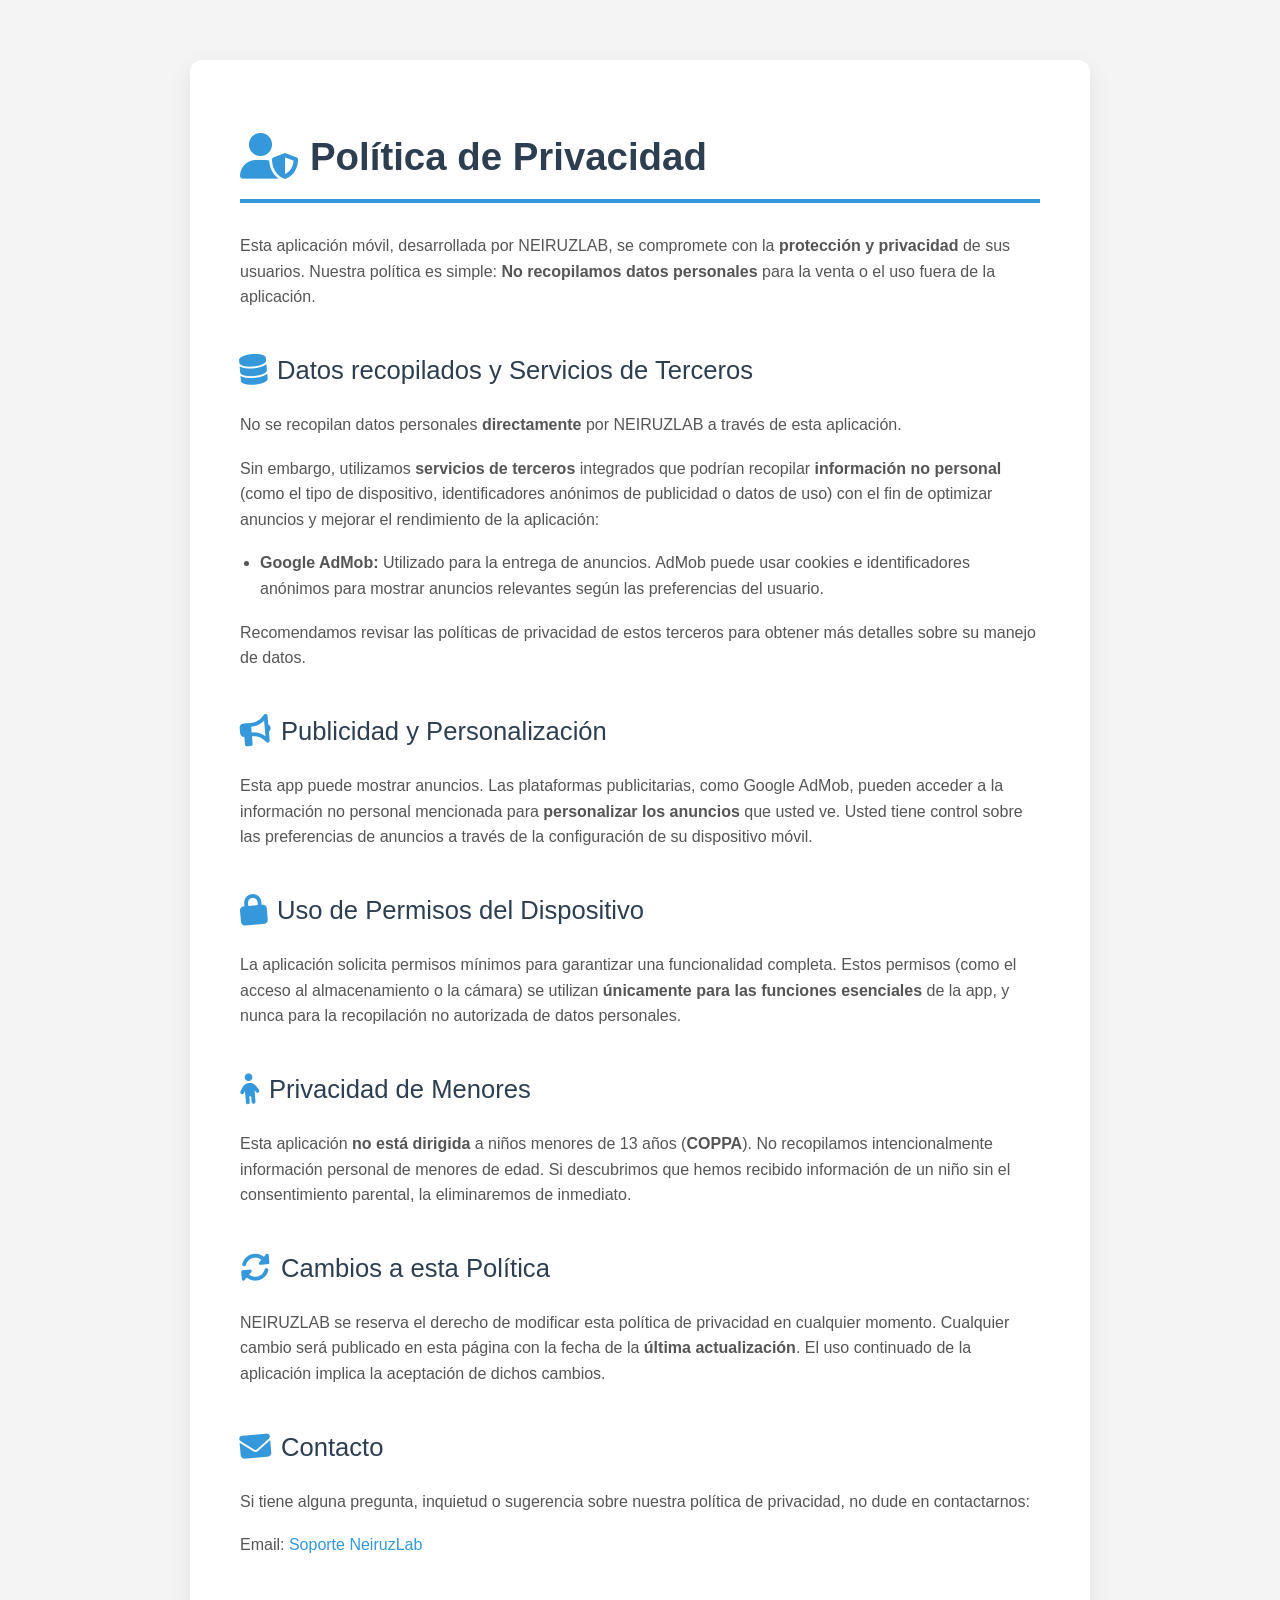
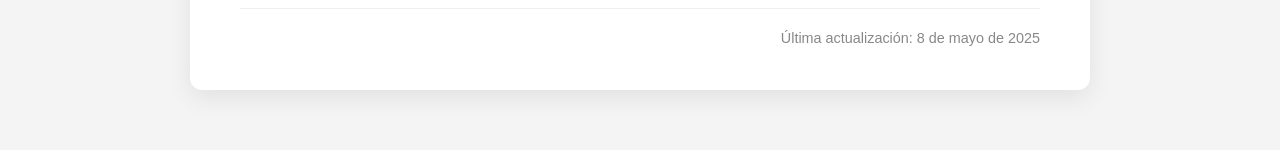
<file: index.html>
<!DOCTYPE html>
<html lang="es">
<head>
  <meta charset="UTF-8">
  <meta name="viewport" content="width=device-width, initial-scale=1.0">
  <title>Política de Privacidad | NeiruzLab</title>

  <!-- Font Awesome -->
  <link rel="stylesheet" href="https://cdnjs.cloudflare.com/ajax/libs/font-awesome/6.5.0/css/all.min.css">

  <style>
    :root {
      --primary-color: #2c3e50;
      --secondary-color: #3498db;
      --accent-color: #e67e22;
      --bg-color: #ffffff;
      --light-gray: #f4f4f4;
      --text-color: #333333;
      --border-radius: 12px;
      --transition-fast: 0.2s ease-out;
      --transition-medium: 0.4s ease-out;
    }

    html {
      scroll-behavior: smooth;
    }

    body {
      font-family: 'Poppins', Arial, sans-serif;
      background-color: var(--light-gray);
      margin: 0;
      padding: 20px;
      color: var(--text-color);
      line-height: 1.6;
    }

    .container {
      background-color: var(--bg-color);
      max-width: 800px;
      margin: 40px auto;
      padding: 40px 50px;
      border-radius: var(--border-radius);
      box-shadow: 0 8px 24px rgba(0,0,0,0.08);
      position: relative;
      overflow: hidden;
    }

    h1 {
      display: flex;
      align-items: center;
      gap: 12px;
      color: var(--primary-color);
      font-size: 2.4em;
      font-weight: 600;
      border-bottom: 4px solid var(--secondary-color);
      padding-bottom: 12px;
      margin-bottom: 30px;
      transform: translateY(-10px);
      opacity: 0;
      animation: fadeInDown 0.6s forwards;
    }

    h1 i {
      color: var(--secondary-color);
      font-size: 1.2em;
    }

    h2 {
      display: flex;
      align-items: center;
      gap: 10px;
      color: var(--primary-color);
      font-size: 1.6em;
      margin-top: 40px;
      font-weight: 500;
      transition: color var(--transition-fast);
    }

    h2 i {
      color: var(--secondary-color);
      font-size: 1.2em;
      transform: rotate(-5deg);
      transition: transform var(--transition-fast);
    }

    h2:hover {
      color: var(--accent-color);
    }

    h2:hover i {
      transform: rotate(0deg) scale(1.2);
    }

    p {
      margin-bottom: 18px;
      font-size: 1em;
      color: #555555;
      opacity: 0;
      transform: translateY(20px);
      animation: fadeInUp 0.6s forwards;
      animation-delay: 0.4s;
    }

    ul {
      margin-bottom: 18px;
      padding-left: 20px;
      color: #555555;
      opacity: 0;
      transform: translateY(20px);
      animation: fadeInUp 0.6s forwards;
      animation-delay: 0.5s;
    }

    ul li {
      margin-bottom: 10px;
      transition: transform var(--transition-fast), color var(--transition-fast);
    }

    ul li:hover {
      color: var(--accent-color);
      transform: translateX(4px);
    }

    a {
      color: var(--secondary-color);
      text-decoration: none;
      position: relative;
      transition: color var(--transition-fast);
    }

    a::after {
      content: '';
      display: block;
      width: 0;
      height: 2px;
      background: var(--secondary-color);
      transition: width var(--transition-fast);
      position: absolute;
      bottom: -2px;
      left: 0;
    }

    a:hover {
      color: var(--accent-color);
    }

    a:hover::after {
      width: 100%;
    }

    .update-date {
      display: block;
      margin-top: 50px;
      font-size: 0.9em;
      color: #888888;
      text-align: right;
      border-top: 1px solid #eee;
      padding-top: 18px;
      opacity: 0;
      transform: translateY(20px);
      animation: fadeInUp 0.6s forwards;
      animation-delay: 0.6s;
    }

    /* Button style example */
    .btn-primary {
      display: inline-block;
      padding: 12px 24px;
      background: var(--secondary-color);
      color: #fff;
      font-weight: 500;
      border: none;
      border-radius: var(--border-radius);
      cursor: pointer;
      transition: transform var(--transition-fast), box-shadow var(--transition-fast), background var(--transition-fast);
    }

    .btn-primary:hover {
      background: var(--accent-color);
      transform: translateY(-2px) scale(1.02);
      box-shadow: 0 12px 24px rgba(0,0,0,0.12);
    }

    /* Animations */
    @keyframes fadeInDown {
      from { opacity: 0; transform: translateY(-20px); }
      to   { opacity: 1; transform: translateY(0); }
    }

    @keyframes fadeInUp {
      from { opacity: 0; transform: translateY(20px); }
      to   { opacity: 1; transform: translateY(0); }
    }

    /* Accessibility: reduce motion */
    @media (prefers-reduced-motion) {
      * {
        animation: none !important;
        transition: none !important;
      }
    }
  </style>
</head>
<body>
  <div class="container">
    <h1><i class="fas fa-user-shield"></i> Política de Privacidad</h1>

     <p>Esta aplicación móvil, desarrollada por <span class="brand-link" onclick="window.location.href='/about'">NEIRUZLAB</span>, se compromete con la <strong>protección y privacidad</strong> de sus usuarios. Nuestra política es simple: <strong>No recopilamos datos personales</strong> para la venta o el uso fuera de la aplicación.</p>

    <h2><i class="fas fa-database"></i> Datos recopilados y Servicios de Terceros</h2>
    <p>No se recopilan datos personales <strong>directamente</strong> por NEIRUZLAB a través de esta aplicación.</p>
    <p>Sin embargo, utilizamos <strong>servicios de terceros</strong> integrados que podrían recopilar <strong>información no personal</strong> (como el tipo de dispositivo, identificadores anónimos de publicidad o datos de uso) con el fin de optimizar anuncios y mejorar el rendimiento de la aplicación:</p>
    <ul>
      <li><strong>Google AdMob:</strong> Utilizado para la entrega de anuncios. AdMob puede usar cookies e identificadores anónimos para mostrar anuncios relevantes según las preferencias del usuario.</li>
    </ul>
    <p>Recomendamos revisar las políticas de privacidad de estos terceros para obtener más detalles sobre su manejo de datos.</p>

    <h2><i class="fas fa-bullhorn"></i> Publicidad y Personalización</h2>
    <p>Esta app puede mostrar anuncios. Las plataformas publicitarias, como Google AdMob, pueden acceder a la información no personal mencionada para <strong>personalizar los anuncios</strong> que usted ve. Usted tiene control sobre las preferencias de anuncios a través de la configuración de su dispositivo móvil.</p>

    <h2><i class="fas fa-lock"></i> Uso de Permisos del Dispositivo</h2>
    <p>La aplicación solicita permisos mínimos para garantizar una funcionalidad completa. Estos permisos (como el acceso al almacenamiento o la cámara) se utilizan <strong>únicamente para las funciones esenciales</strong> de la app, y nunca para la recopilación no autorizada de datos personales.</p>

    <h2><i class="fas fa-child"></i> Privacidad de Menores</h2>
    <p>Esta aplicación <strong>no está dirigida</strong> a niños menores de 13 años (<strong>COPPA</strong>). No recopilamos intencionalmente información personal de menores de edad. Si descubrimos que hemos recibido información de un niño sin el consentimiento parental, la eliminaremos de inmediato.</p>

    <h2><i class="fas fa-sync-alt"></i> Cambios a esta Política</h2>
    <p>NEIRUZLAB se reserva el derecho de modificar esta política de privacidad en cualquier momento. Cualquier cambio será publicado en esta página con la fecha de la <strong>última actualización</strong>. El uso continuado de la aplicación implica la aceptación de dichos cambios.</p>

    <h2><i class="fas fa-envelope"></i> Contacto</h2>
    <p>Si tiene alguna pregunta, inquietud o sugerencia sobre nuestra política de privacidad, no dude en contactarnos:</p>
    <p>Email: <a href="mailto:juliosarauz1i@gmail.com">Soporte NeiruzLab</a></p>

    <span class="update-date">Última actualización: 8 de mayo de 2025</span>

  </div>
</body>
</html>
</file>
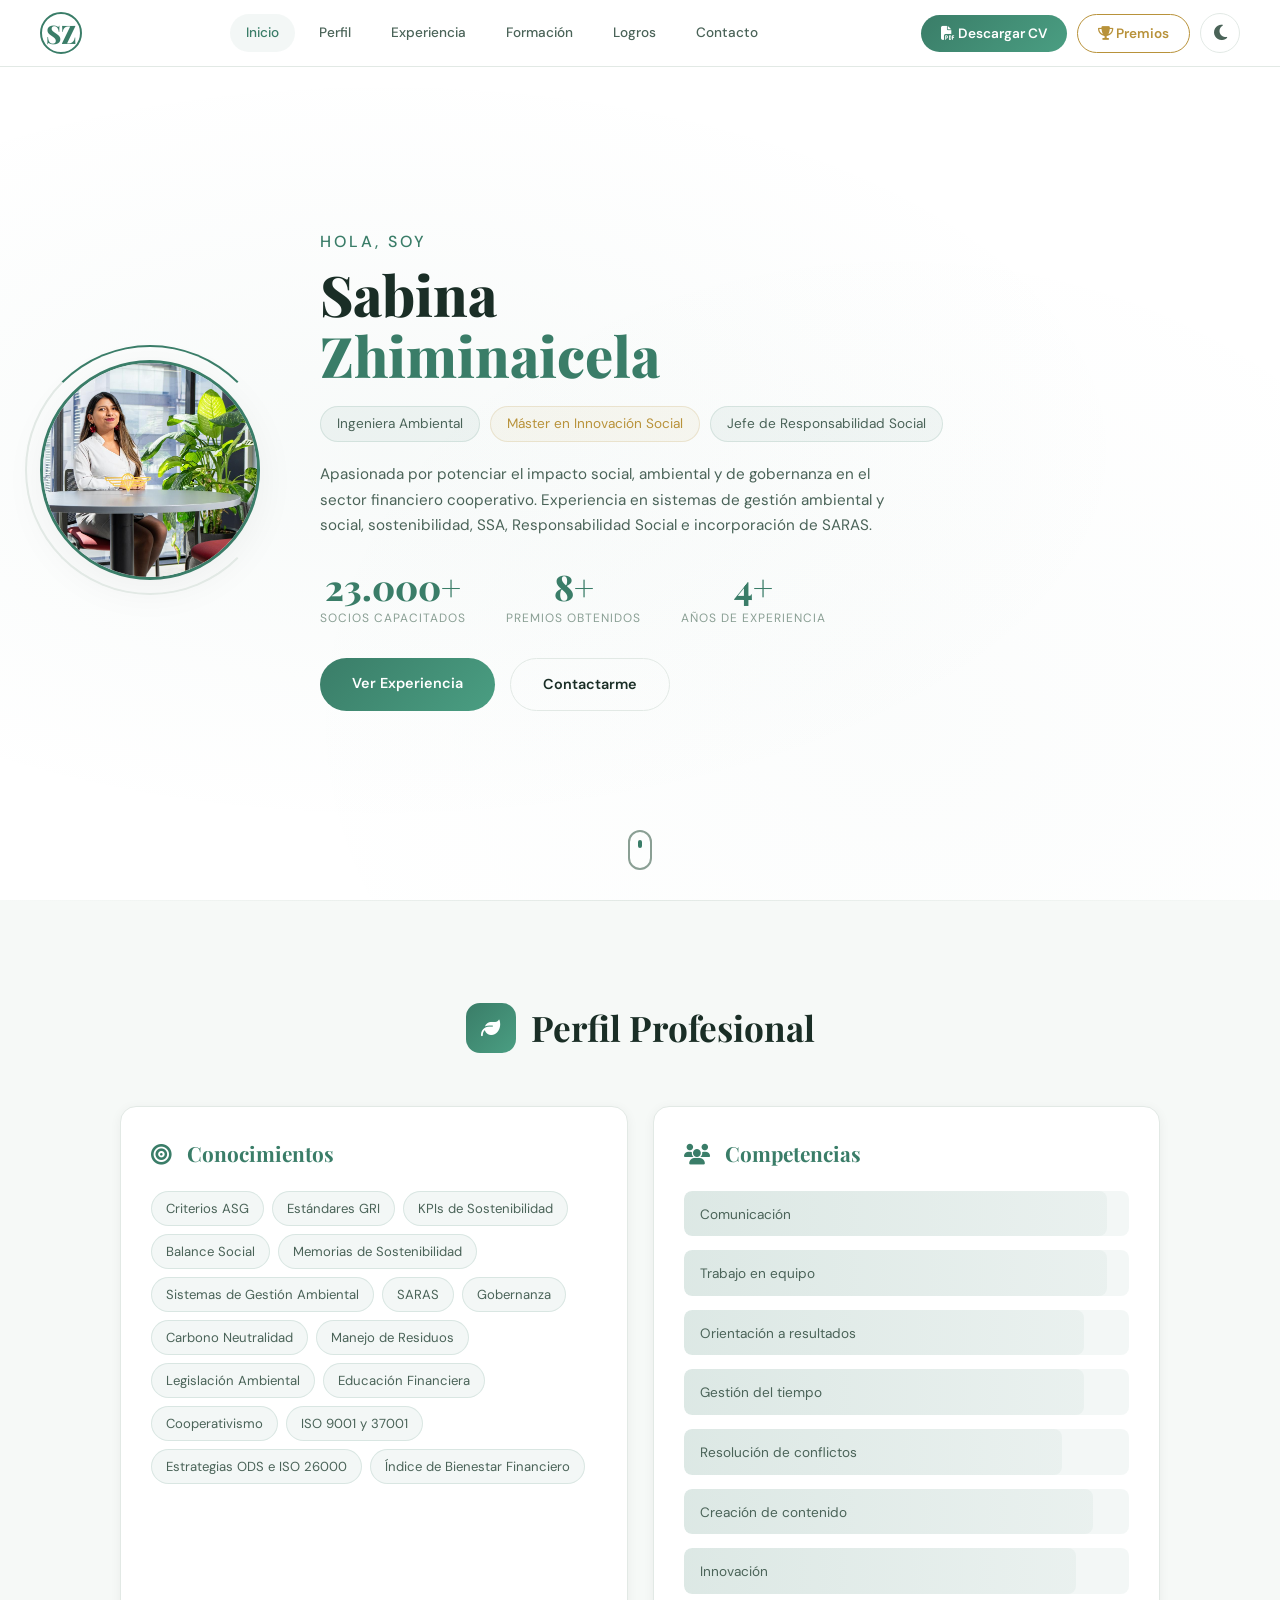
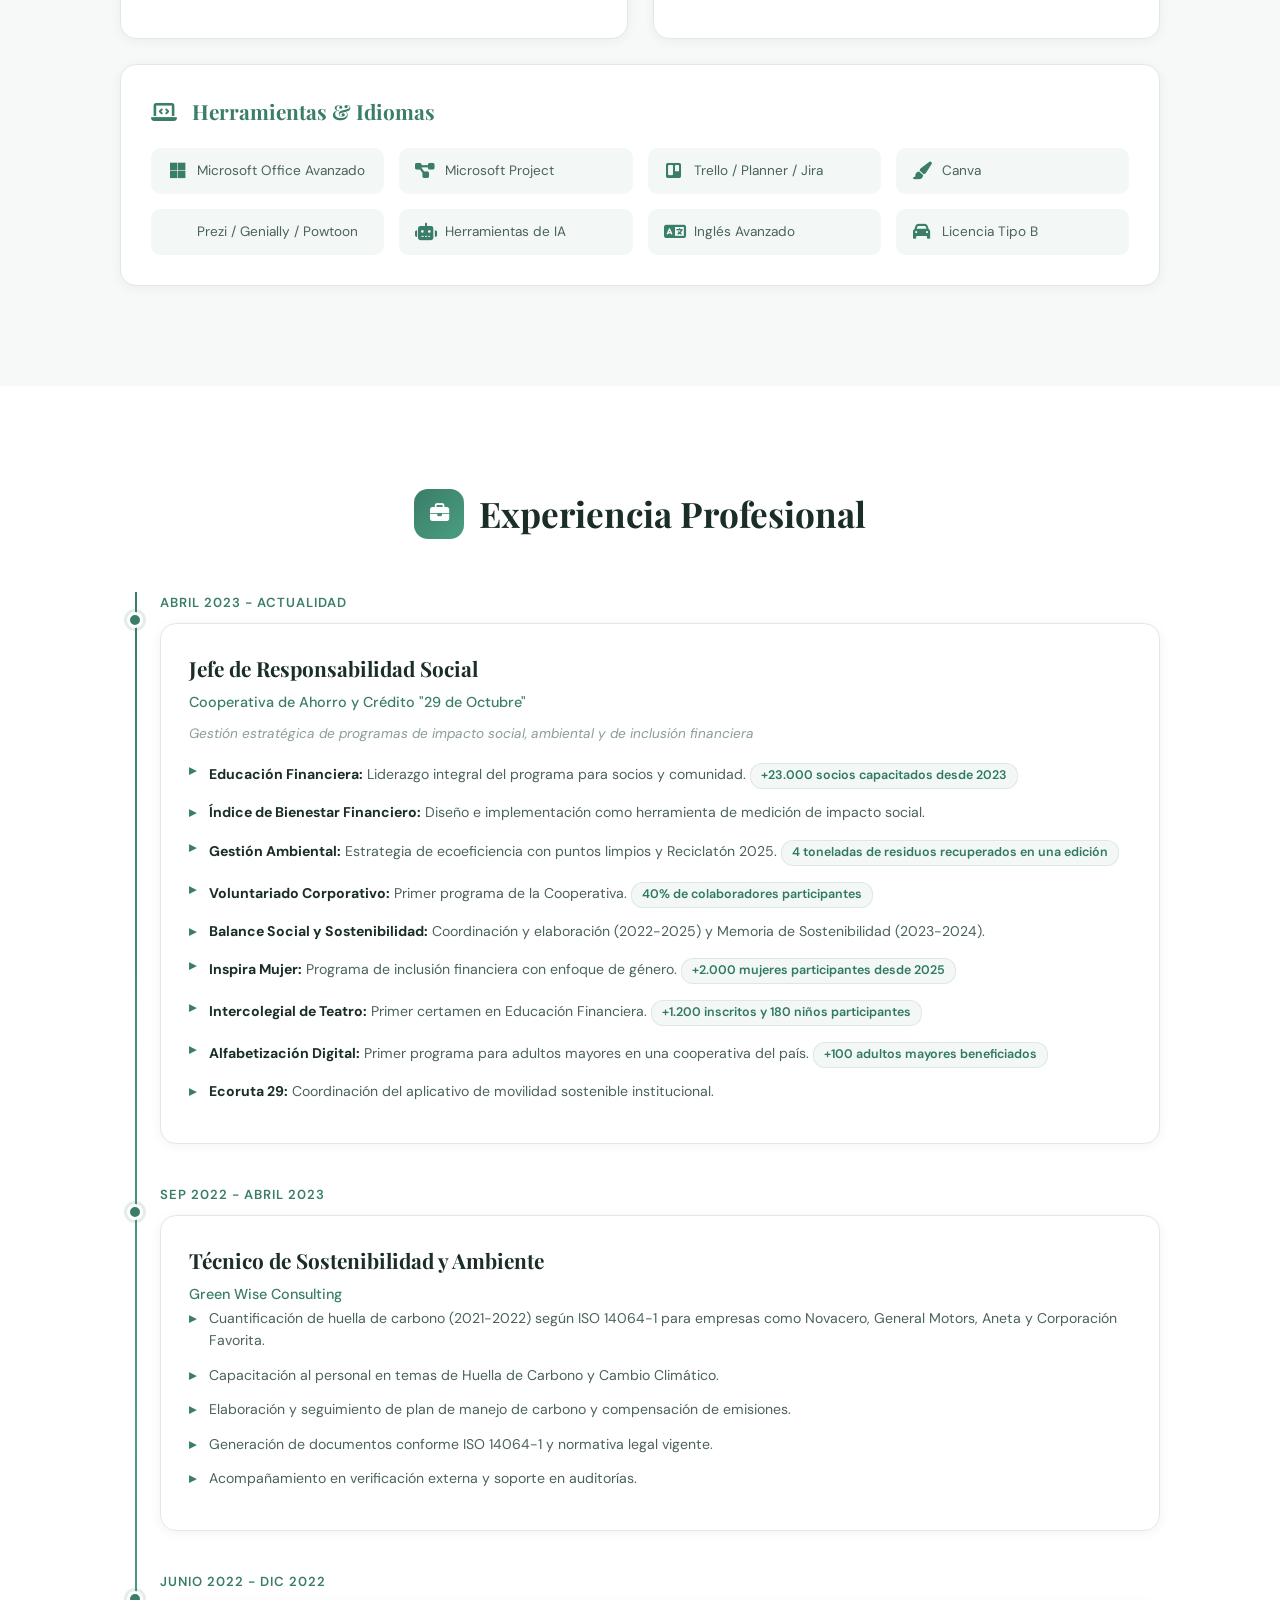
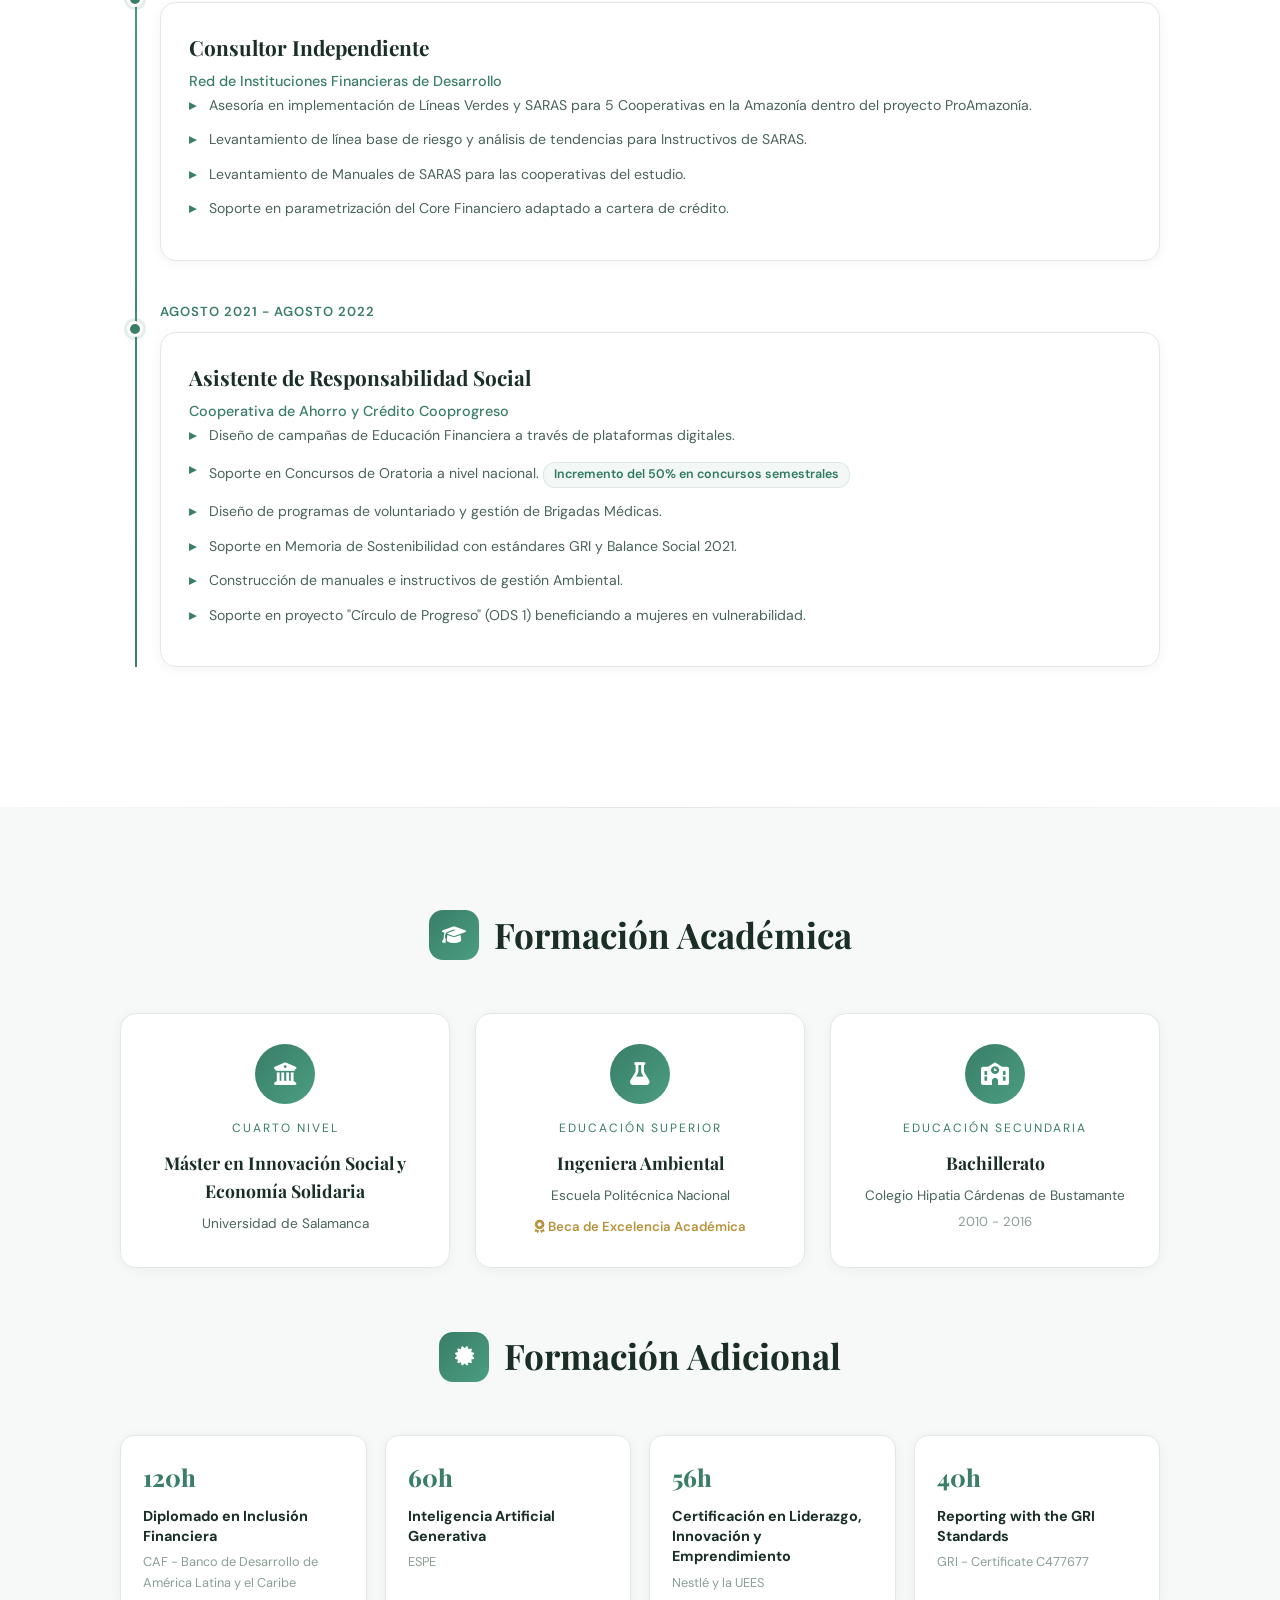
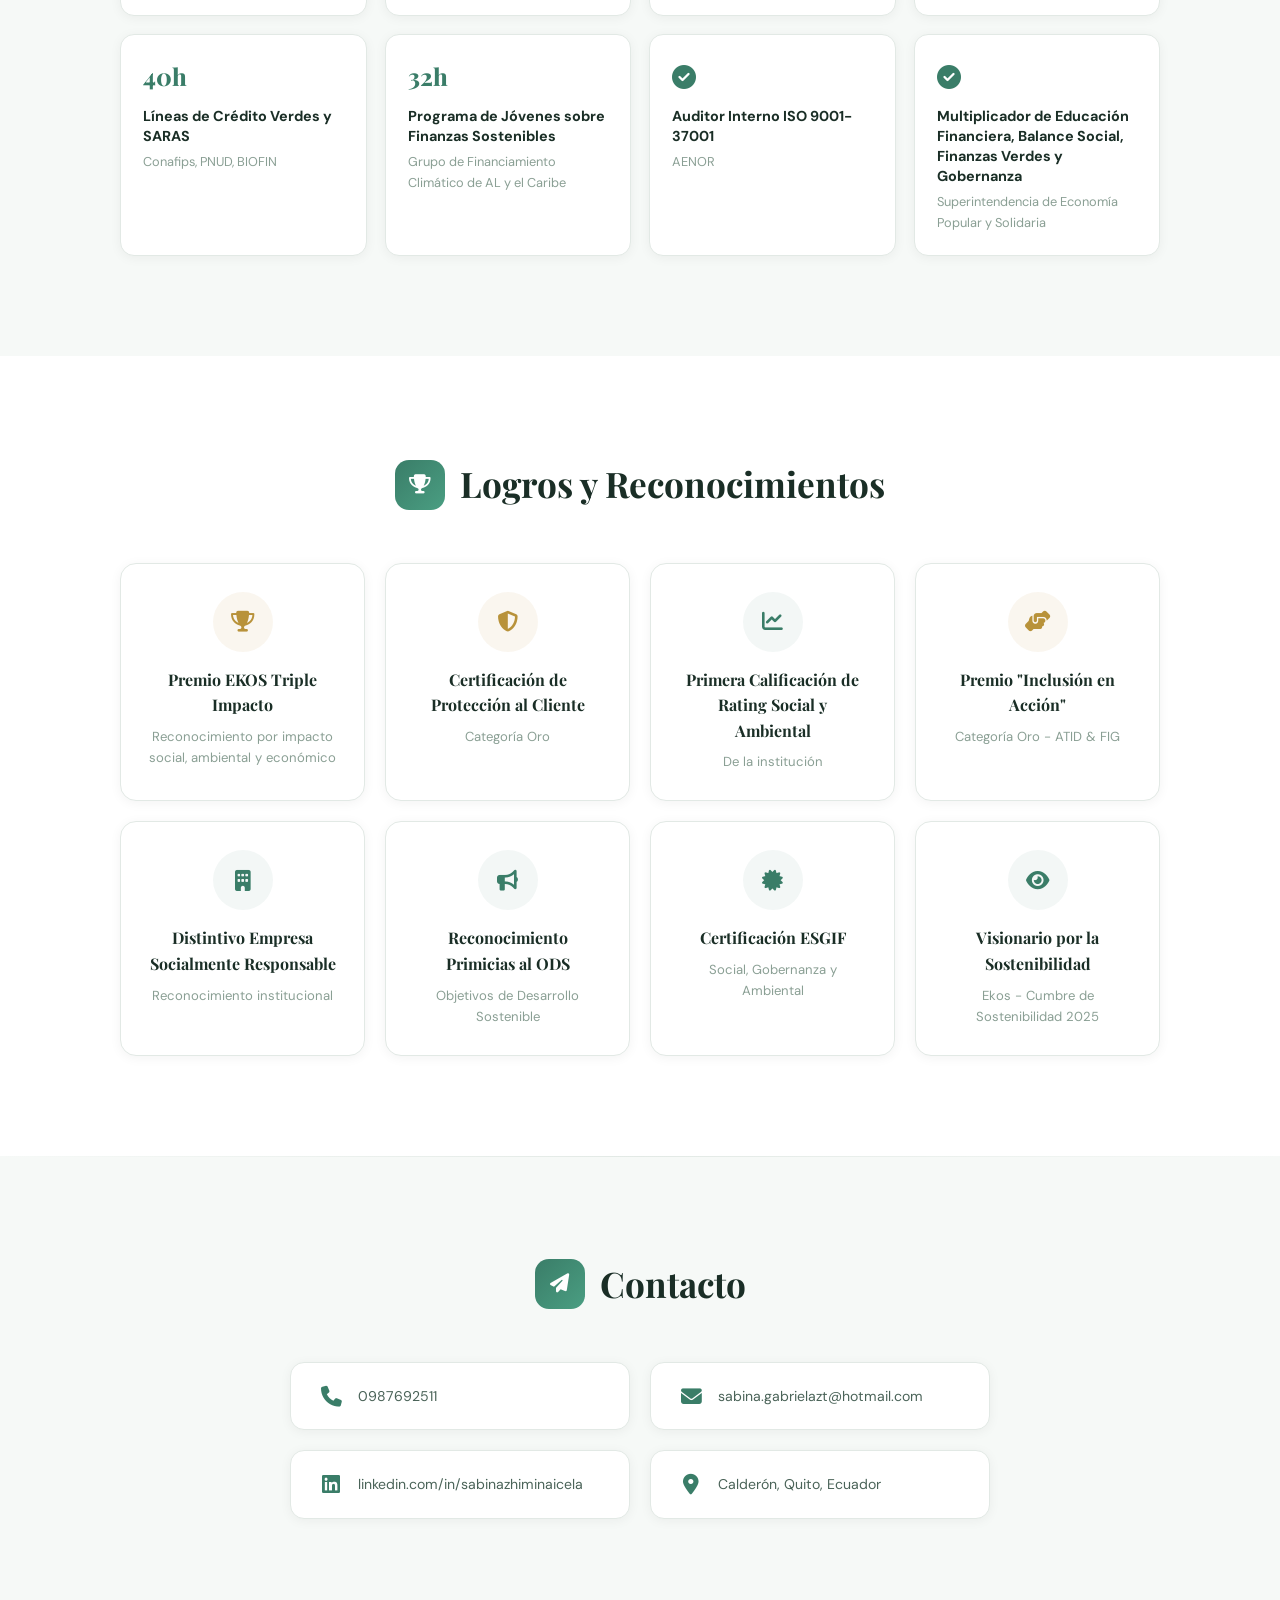
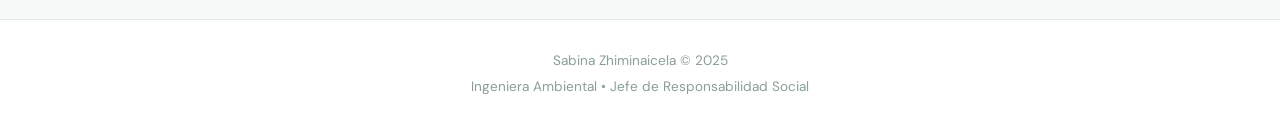
<file: cv-saby/index.html>
<!DOCTYPE html>
<html lang="es">
<head>
  <meta charset="UTF-8" />
  <meta name="viewport" content="width=device-width, initial-scale=1.0" />
  <title>CV - Sabina Zhiminaicela</title>
  <link rel="stylesheet" href="https://cdnjs.cloudflare.com/ajax/libs/font-awesome/6.5.0/css/all.min.css" />
  <link rel="stylesheet" href="/cv-saby/styles.css" />
</head>
<body>

  <div class="loader" id="loader">
    <div class="loader-leaf">
      <svg viewBox="0 0 60 60" width="60" height="60">
        <path d="M30 5 C15 15, 5 30, 30 55 C55 30, 45 15, 30 5Z" fill="#2d8a6e" opacity="0.9"/>
        <path d="M30 15 L30 45" stroke="#fff" stroke-width="1.5" fill="none"/>
        <path d="M30 25 L22 20" stroke="#fff" stroke-width="1" fill="none"/>
        <path d="M30 30 L38 25" stroke="#fff" stroke-width="1" fill="none"/>
        <path d="M30 35 L22 31" stroke="#fff" stroke-width="1" fill="none"/>
      </svg>
    </div>
    <p class="loader-text">Sabina Zhiminaicela</p>
  </div>

  <nav class="navbar" id="navbar">
    <div class="nav-logo">SZ</div>
    <div class="nav-links">
      <a href="#inicio" class="nav-link active" data-section="inicio">Inicio</a>
      <a href="#sobre-mi" class="nav-link" data-section="sobre-mi">Perfil</a>
      <a href="#experiencia" class="nav-link" data-section="experiencia">Experiencia</a>
      <a href="#formacion" class="nav-link" data-section="formacion">Formación</a>
      <a href="#logros" class="nav-link" data-section="logros">Logros</a>
      <a href="#contacto" class="nav-link" data-section="contacto">Contacto</a>
    </div>
    <div class="nav-actions">
      <button class="btn-download" onclick="downloadCV()">
        <i class="fas fa-file-pdf"></i> Descargar CV
      </button>
      <button class="btn-gallery" onclick="openModal()">
        <i class="fas fa-trophy"></i> Premios
      </button>
      <button class="theme-toggle" id="themeToggle" onclick="toggleTheme()" title="Cambiar tema">
        <i class="fas fa-moon"></i>
      </button>
    </div>
    <button class="hamburger" id="hamburger" onclick="toggleMenu()">
      <span></span><span></span><span></span>
    </button>
  </nav>

  <div class="mobile-menu" id="mobileMenu">
    <a href="#inicio" onclick="toggleMenu()">Inicio</a>
    <a href="#sobre-mi" onclick="toggleMenu()">Perfil</a>
    <a href="#experiencia" onclick="toggleMenu()">Experiencia</a>
    <a href="#formacion" onclick="toggleMenu()">Formación</a>
    <a href="#logros" onclick="toggleMenu()">Logros</a>
    <a href="#contacto" onclick="toggleMenu()">Contacto</a>
    <button class="btn-download" onclick="downloadCV(); toggleMenu();">
      <i class="fas fa-file-pdf"></i> Descargar CV
    </button>
    <button class="btn-gallery" onclick="openModal(); toggleMenu();">
      <i class="fas fa-trophy"></i> Premios
    </button>
    <button class="mobile-theme-toggle" onclick="toggleTheme()">
      <i class="fas fa-moon" id="mobileThemeIcon"></i>
      <span id="mobileThemeText">Modo oscuro</span>
    </button>
  </div>

  <section class="hero" id="inicio">
    <div class="hero-particles" id="particles"></div>
    <div class="hero-content">
      <div class="hero-photo-wrapper">
        <div class="hero-photo-ring"></div>
        <div class="hero-photo">
          <img src="/cv-saby/saby.jpeg" alt="Sabina Zhiminaicela" />
        </div>
      </div>
      <div class="hero-text">
        <p class="hero-greeting anim-slide-up">Hola, soy</p>
        <h1 class="hero-name anim-slide-up delay-1">Sabina <span>Zhiminaicela</span></h1>
        <div class="hero-titles anim-slide-up delay-2">
          <span class="title-tag">Ingeniera Ambiental</span>
          <span class="title-tag accent">Máster en Innovación Social</span>
          <span class="title-tag">Jefe de Responsabilidad Social</span>
        </div>
        <p class="hero-desc anim-slide-up delay-3">
          Apasionada por potenciar el impacto social, ambiental y de gobernanza en el sector financiero cooperativo. 
          Experiencia en sistemas de gestión ambiental y social, sostenibilidad, SSA, Responsabilidad Social e incorporación de SARAS.
        </p>
        <div class="hero-stats anim-slide-up delay-4">
          <div class="stat-item">
            <span class="stat-number" data-count="23000">0</span>
            <span class="stat-label">Socios Capacitados</span>
          </div>
          <div class="stat-item">
            <span class="stat-number" data-count="8">0</span>
            <span class="stat-label">Premios Obtenidos</span>
          </div>
          <div class="stat-item">
            <span class="stat-number" data-count="4">0</span>
            <span class="stat-label">Años de Experiencia</span>
          </div>
        </div>
        <div class="hero-cta anim-slide-up delay-5">
          <a href="#experiencia" class="btn-primary">Ver Experiencia</a>
          <a href="#contacto" class="btn-secondary">Contactarme</a>
        </div>
      </div>
    </div>
    <div class="scroll-indicator">
      <div class="scroll-arrow"></div>
    </div>
  </section>

  <section class="section-about" id="sobre-mi">
    <div class="section-container">
      <h2 class="section-title reveal">
        <span class="title-icon"><i class="fas fa-leaf"></i></span>
        Perfil Profesional
      </h2>
      <div class="about-grid">
        <div class="about-card reveal reveal-left">
          <h3><i class="fas fa-bullseye"></i> Conocimientos</h3>
          <div class="skill-tags">
            <span>Criterios ASG</span>
            <span>Estándares GRI</span>
            <span>KPIs de Sostenibilidad</span>
            <span>Balance Social</span>
            <span>Memorias de Sostenibilidad</span>
            <span>Sistemas de Gestión Ambiental</span>
            <span>SARAS</span>
            <span>Gobernanza</span>
            <span>Carbono Neutralidad</span>
            <span>Manejo de Residuos</span>
            <span>Legislación Ambiental</span>
            <span>Educación Financiera</span>
            <span>Cooperativismo</span>
            <span>ISO 9001 y 37001</span>
            <span>Estrategias ODS e ISO 26000</span>
            <span>Índice de Bienestar Financiero</span>
          </div>
        </div>
        <div class="about-card reveal reveal-right">
          <h3><i class="fas fa-users"></i> Competencias</h3>
          <div class="competence-list">
            <div class="competence-item">
              <div class="competence-bar" data-width="95%">
                <span>Comunicación</span>
              </div>
            </div>
            <div class="competence-item">
              <div class="competence-bar" data-width="95%">
                <span>Trabajo en equipo</span>
              </div>
            </div>
            <div class="competence-item">
              <div class="competence-bar" data-width="90%">
                <span>Orientación a resultados</span>
              </div>
            </div>
            <div class="competence-item">
              <div class="competence-bar" data-width="90%">
                <span>Gestión del tiempo</span>
              </div>
            </div>
            <div class="competence-item">
              <div class="competence-bar" data-width="85%">
                <span>Resolución de conflictos</span>
              </div>
            </div>
            <div class="competence-item">
              <div class="competence-bar" data-width="92%">
                <span>Creación de contenido</span>
              </div>
            </div>
            <div class="competence-item">
              <div class="competence-bar" data-width="88%">
                <span>Innovación</span>
              </div>
            </div>
          </div>
        </div>
        <div class="about-card full-width reveal">
          <h3><i class="fas fa-laptop-code"></i> Herramientas & Idiomas</h3>
          <div class="tools-grid">
            <div class="tool-item">
              <i class="fab fa-microsoft"></i>
              <span>Microsoft Office Avanzado</span>
            </div>
            <div class="tool-item">
              <i class="fas fa-project-diagram"></i>
              <span>Microsoft Project</span>
            </div>
            <div class="tool-item">
              <i class="fab fa-trello"></i>
              <span>Trello / Planner / Jira</span>
            </div>
            <div class="tool-item">
              <i class="fas fa-paint-brush"></i>
              <span>Canva</span>
            </div>
            <div class="tool-item">
              <i class="fas fa-presentation"></i>
              <span>Prezi / Genially / Powtoon</span>
            </div>
            <div class="tool-item">
              <i class="fas fa-robot"></i>
              <span>Herramientas de IA</span>
            </div>
            <div class="tool-item">
              <i class="fas fa-language"></i>
              <span>Inglés Avanzado</span>
            </div>
            <div class="tool-item">
              <i class="fas fa-car"></i>
              <span>Licencia Tipo B</span>
            </div>
          </div>
        </div>
      </div>
    </div>
  </section>

  <section class="section-experience" id="experiencia">
    <div class="section-container">
      <h2 class="section-title reveal">
        <span class="title-icon"><i class="fas fa-briefcase"></i></span>
        Experiencia Profesional
      </h2>
      <div class="timeline">
        <div class="timeline-item reveal reveal-left">
          <div class="timeline-dot"></div>
          <div class="timeline-date">Abril 2023 - Actualidad</div>
          <div class="timeline-card">
            <div class="timeline-header">
              <h3>Jefe de Responsabilidad Social</h3>
              <span class="timeline-company">Cooperativa de Ahorro y Crédito "29 de Octubre"</span>
            </div>
            <p class="timeline-subtitle">Gestión estratégica de programas de impacto social, ambiental y de inclusión financiera</p>
            <ul class="timeline-achievements">
              <li>
                <strong>Educación Financiera:</strong> Liderazgo integral del programa para socios y comunidad.
                <span class="result">+23.000 socios capacitados desde 2023</span>
              </li>
              <li>
                <strong>Índice de Bienestar Financiero:</strong> Diseño e implementación como herramienta de medición de impacto social.
              </li>
              <li>
                <strong>Gestión Ambiental:</strong> Estrategia de ecoeficiencia con puntos limpios y Reciclatón 2025.
                <span class="result">4 toneladas de residuos recuperados en una edición</span>
              </li>
              <li>
                <strong>Voluntariado Corporativo:</strong> Primer programa de la Cooperativa.
                <span class="result">40% de colaboradores participantes</span>
              </li>
              <li>
                <strong>Balance Social y Sostenibilidad:</strong> Coordinación y elaboración (2022-2025) y Memoria de Sostenibilidad (2023-2024).
              </li>
              <li>
                <strong>Inspira Mujer:</strong> Programa de inclusión financiera con enfoque de género.
                <span class="result">+2.000 mujeres participantes desde 2025</span>
              </li>
              <li>
                <strong>Intercolegial de Teatro:</strong> Primer certamen en Educación Financiera.
                <span class="result">+1.200 inscritos y 180 niños participantes</span>
              </li>
              <li>
                <strong>Alfabetización Digital:</strong> Primer programa para adultos mayores en una cooperativa del país.
                <span class="result">+100 adultos mayores beneficiados</span>
              </li>
              <li>
                <strong>Ecoruta 29:</strong> Coordinación del aplicativo de movilidad sostenible institucional.
              </li>
            </ul>
          </div>
        </div>

        <div class="timeline-item reveal reveal-right">
          <div class="timeline-dot"></div>
          <div class="timeline-date">Sep 2022 - Abril 2023</div>
          <div class="timeline-card">
            <div class="timeline-header">
              <h3>Técnico de Sostenibilidad y Ambiente</h3>
              <span class="timeline-company">Green Wise Consulting</span>
            </div>
            <ul class="timeline-achievements">
              <li>Cuantificación de huella de carbono (2021-2022) según ISO 14064-1 para empresas como Novacero, General Motors, Aneta y Corporación Favorita.</li>
              <li>Capacitación al personal en temas de Huella de Carbono y Cambio Climático.</li>
              <li>Elaboración y seguimiento de plan de manejo de carbono y compensación de emisiones.</li>
              <li>Generación de documentos conforme ISO 14064-1 y normativa legal vigente.</li>
              <li>Acompañamiento en verificación externa y soporte en auditorías.</li>
            </ul>
          </div>
        </div>

        <div class="timeline-item reveal reveal-left">
          <div class="timeline-dot"></div>
          <div class="timeline-date">Junio 2022 - Dic 2022</div>
          <div class="timeline-card">
            <div class="timeline-header">
              <h3>Consultor Independiente</h3>
              <span class="timeline-company">Red de Instituciones Financieras de Desarrollo</span>
            </div>
            <ul class="timeline-achievements">
              <li>Asesoría en implementación de Líneas Verdes y SARAS para 5 Cooperativas en la Amazonía dentro del proyecto ProAmazonía.</li>
              <li>Levantamiento de línea base de riesgo y análisis de tendencias para Instructivos de SARAS.</li>
              <li>Levantamiento de Manuales de SARAS para las cooperativas del estudio.</li>
              <li>Soporte en parametrización del Core Financiero adaptado a cartera de crédito.</li>
            </ul>
          </div>
        </div>

        <div class="timeline-item reveal reveal-right">
          <div class="timeline-dot"></div>
          <div class="timeline-date">Agosto 2021 - Agosto 2022</div>
          <div class="timeline-card">
            <div class="timeline-header">
              <h3>Asistente de Responsabilidad Social</h3>
              <span class="timeline-company">Cooperativa de Ahorro y Crédito Cooprogreso</span>
            </div>
            <ul class="timeline-achievements">
              <li>Diseño de campañas de Educación Financiera a través de plataformas digitales.</li>
              <li>Soporte en Concursos de Oratoria a nivel nacional. <span class="result">Incremento del 50% en concursos semestrales</span></li>
              <li>Diseño de programas de voluntariado y gestión de Brigadas Médicas.</li>
              <li>Soporte en Memoria de Sostenibilidad con estándares GRI y Balance Social 2021.</li>
              <li>Construcción de manuales e instructivos de gestión Ambiental.</li>
              <li>Soporte en proyecto "Círculo de Progreso" (ODS 1) beneficiando a mujeres en vulnerabilidad.</li>
            </ul>
          </div>
        </div>
      </div>
    </div>
  </section>

  <section class="section-education" id="formacion">
    <div class="section-container">
      <h2 class="section-title reveal">
        <span class="title-icon"><i class="fas fa-graduation-cap"></i></span>
        Formación Académica
      </h2>
      <div class="education-grid">
        <div class="edu-card reveal">
          <div class="edu-icon"><i class="fas fa-university"></i></div>
          <div class="edu-level">Cuarto Nivel</div>
          <h3>Máster en Innovación Social y Economía Solidaria</h3>
          <p class="edu-place">Universidad de Salamanca</p>
        </div>
        <div class="edu-card reveal">
          <div class="edu-icon"><i class="fas fa-flask"></i></div>
          <div class="edu-level">Educación Superior</div>
          <h3>Ingeniera Ambiental</h3>
          <p class="edu-place">Escuela Politécnica Nacional</p>
          <p class="edu-merit"><i class="fas fa-award"></i> Beca de Excelencia Académica</p>
        </div>
        <div class="edu-card reveal">
          <div class="edu-icon"><i class="fas fa-school"></i></div>
          <div class="edu-level">Educación Secundaria</div>
          <h3>Bachillerato</h3>
          <p class="edu-place">Colegio Hipatia Cárdenas de Bustamante</p>
          <p class="edu-period">2010 - 2016</p>
        </div>
      </div>

      <h2 class="section-title reveal" style="margin-top: 60px;">
        <span class="title-icon"><i class="fas fa-certificate"></i></span>
        Formación Adicional
      </h2>
      <div class="cert-grid">
        <div class="cert-card reveal">
          <div class="cert-hours">120h</div>
          <h4>Diplomado en Inclusión Financiera</h4>
          <p>CAF - Banco de Desarrollo de América Latina y el Caribe</p>
        </div>
        <div class="cert-card reveal">
          <div class="cert-hours">60h</div>
          <h4>Inteligencia Artificial Generativa</h4>
          <p>ESPE</p>
        </div>
        <div class="cert-card reveal">
          <div class="cert-hours">56h</div>
          <h4>Certificación en Liderazgo, Innovación y Emprendimiento</h4>
          <p>Nestlé y la UEES</p>
        </div>
        <div class="cert-card reveal">
          <div class="cert-hours">40h</div>
          <h4>Reporting with the GRI Standards</h4>
          <p>GRI - Certificate C477677</p>
        </div>
        <div class="cert-card reveal">
          <div class="cert-hours">40h</div>
          <h4>Líneas de Crédito Verdes y SARAS</h4>
          <p>Conafips, PNUD, BIOFIN</p>
        </div>
        <div class="cert-card reveal">
          <div class="cert-hours">32h</div>
          <h4>Programa de Jóvenes sobre Finanzas Sostenibles</h4>
          <p>Grupo de Financiamiento Climático de AL y el Caribe</p>
        </div>
        <div class="cert-card reveal">
          <div class="cert-hours"><i class="fas fa-check-circle"></i></div>
          <h4>Auditor Interno ISO 9001-37001</h4>
          <p>AENOR</p>
        </div>
        <div class="cert-card reveal">
          <div class="cert-hours"><i class="fas fa-check-circle"></i></div>
          <h4>Multiplicador de Educación Financiera, Balance Social, Finanzas Verdes y Gobernanza</h4>
          <p>Superintendencia de Economía Popular y Solidaria</p>
        </div>
      </div>
    </div>
  </section>

  <section class="section-awards" id="logros">
    <div class="section-container">
      <h2 class="section-title reveal">
        <span class="title-icon"><i class="fas fa-trophy"></i></span>
        Logros y Reconocimientos
      </h2>
      <div class="awards-showcase">
        <div class="award-card reveal">
          <div class="award-icon gold"><i class="fas fa-trophy"></i></div>
          <h3>Premio EKOS Triple Impacto</h3>
          <p>Reconocimiento por impacto social, ambiental y económico</p>
        </div>
        <div class="award-card reveal">
          <div class="award-icon gold"><i class="fas fa-shield-alt"></i></div>
          <h3>Certificación de Protección al Cliente</h3>
          <p>Categoría Oro</p>
        </div>
        <div class="award-card reveal">
          <div class="award-icon"><i class="fas fa-chart-line"></i></div>
          <h3>Primera Calificación de Rating Social y Ambiental</h3>
          <p>De la institución</p>
        </div>
        <div class="award-card reveal">
          <div class="award-icon gold"><i class="fas fa-hands-helping"></i></div>
          <h3>Premio "Inclusión en Acción"</h3>
          <p>Categoría Oro - ATID & FIG</p>
        </div>
        <div class="award-card reveal">
          <div class="award-icon"><i class="fas fa-building"></i></div>
          <h3>Distintivo Empresa Socialmente Responsable</h3>
          <p>Reconocimiento institucional</p>
        </div>
        <div class="award-card reveal">
          <div class="award-icon"><i class="fas fa-bullhorn"></i></div>
          <h3>Reconocimiento Primicias al ODS</h3>
          <p>Objetivos de Desarrollo Sostenible</p>
        </div>
        <div class="award-card reveal">
          <div class="award-icon"><i class="fas fa-certificate"></i></div>
          <h3>Certificación ESGIF</h3>
          <p>Social, Gobernanza y Ambiental</p>
        </div>
        <div class="award-card reveal">
          <div class="award-icon"><i class="fas fa-eye"></i></div>
          <h3>Visionario por la Sostenibilidad</h3>
          <p>Ekos - Cumbre de Sostenibilidad 2025</p>
        </div>
      </div>
    </div>
  </section>

  <section class="section-contact" id="contacto">
    <div class="section-container">
      <h2 class="section-title reveal">
        <span class="title-icon"><i class="fas fa-paper-plane"></i></span>
        Contacto
      </h2>
      <div class="contact-grid">
        <a href="tel:0987692511" class="contact-card reveal">
          <i class="fas fa-phone"></i>
          <span>0987692511</span>
        </a>
        <a href="mailto:sabina.gabrielazt@hotmail.com" class="contact-card reveal">
          <i class="fas fa-envelope"></i>
          <span>sabina.gabrielazt@hotmail.com</span>
        </a>
        <a href="https://www.linkedin.com/in/sabinazhiminaicela" target="_blank" class="contact-card reveal">
          <i class="fab fa-linkedin"></i>
          <span>linkedin.com/in/sabinazhiminaicela</span>
        </a>
        <div class="contact-card reveal">
          <i class="fas fa-map-marker-alt"></i>
          <span>Calderón, Quito, Ecuador</span>
        </div>
      </div>
    </div>
  </section>

  <footer class="footer">
    <div class="footer-content">
      <p>Sabina Zhiminaicela &copy; 2025</p>
      <p class="footer-tagline">Ingeniera Ambiental &bull; Jefe de Responsabilidad Social</p>
    </div>
  </footer>

  <div class="modal-overlay" id="modalOverlay" onclick="closeModal()">
    <div class="modal-content" onclick="event.stopPropagation()">
      <button class="modal-close" onclick="closeModal()"><i class="fas fa-times"></i></button>
      <h2><i class="fas fa-trophy"></i> Premios y Publicaciones</h2>
      <div class="modal-tabs">
        <button class="tab-btn active" onclick="switchTab('premios', this)">Premios</button>
        <button class="tab-btn" onclick="switchTab('programas', this)">Programas</button>
        <button class="tab-btn" onclick="switchTab('impacto', this)">Impacto</button>
      </div>
      <div class="tab-content active" id="tab-premios">
        <div class="modal-card">
          <div class="modal-card-icon gold"><i class="fas fa-trophy"></i></div>
          <div>
            <h4>Premio EKOS Triple Impacto</h4>
            <p>Reconocimiento otorgado por el impacto social, ambiental y económico de la gestión en la Cooperativa 29 de Octubre.</p>
          </div>
        </div>
        <div class="modal-card">
          <div class="modal-card-icon gold"><i class="fas fa-shield-alt"></i></div>
          <div>
            <h4>Certificación de Protección al Cliente - Categoría Oro</h4>
            <p>Máxima categoría alcanzada en protección y defensa de los derechos de los socios y clientes.</p>
          </div>
        </div>
        <div class="modal-card">
          <div class="modal-card-icon"><i class="fas fa-chart-line"></i></div>
          <div>
            <h4>Primera Calificación de Rating Social y Ambiental</h4>
            <p>Hito institucional como la primera calificación ASG de la cooperativa.</p>
          </div>
        </div>
        <div class="modal-card">
          <div class="modal-card-icon gold"><i class="fas fa-hands-helping"></i></div>
          <div>
            <h4>Premio Categoría Oro "Inclusión en Acción"</h4>
            <p>Otorgado por ATID & FIG por programas de inclusión financiera destacados.</p>
          </div>
        </div>
        <div class="modal-card">
          <div class="modal-card-icon"><i class="fas fa-building"></i></div>
          <div>
            <h4>Distintivo Empresa Socialmente Responsable</h4>
            <p>Reconocimiento por la implementación de prácticas de responsabilidad social corporativa.</p>
          </div>
        </div>
        <div class="modal-card">
          <div class="modal-card-icon"><i class="fas fa-bullhorn"></i></div>
          <div>
            <h4>Reconocimiento Primicias al ODS</h4>
            <p>Por contribución destacada a los Objetivos de Desarrollo Sostenible.</p>
          </div>
        </div>
        <div class="modal-card">
          <div class="modal-card-icon"><i class="fas fa-certificate"></i></div>
          <div>
            <h4>Certificación ESGIF</h4>
            <p>Certificación en criterios de Environmental, Social, Governance e Inclusión Financiera.</p>
          </div>
        </div>
        <div class="modal-card">
          <div class="modal-card-icon"><i class="fas fa-eye"></i></div>
          <div>
            <h4>Visionario por la Sostenibilidad</h4>
            <p>Ekos - Cumbre de Sostenibilidad 2025. Reconocimiento por visión estratégica en sostenibilidad.</p>
          </div>
        </div>
      </div>
      <div class="tab-content" id="tab-programas">
        <div class="modal-card">
          <div class="modal-card-icon program"><i class="fas fa-graduation-cap"></i></div>
          <div>
            <h4>Programa de Educación Financiera</h4>
            <p>Gestión integral para socios y comunidad en modalidad presencial y digital. Más de 23.000 socios capacitados desde 2023.</p>
          </div>
        </div>
        <div class="modal-card">
          <div class="modal-card-icon program"><i class="fas fa-female"></i></div>
          <div>
            <h4>Inspira Mujer</h4>
            <p>Programa de inclusión financiera con enfoque de género y creación de producto de crédito específico. Más de 2.000 mujeres participantes.</p>
          </div>
        </div>
        <div class="modal-card">
          <div class="modal-card-icon program"><i class="fas fa-theater-masks"></i></div>
          <div>
            <h4>Intercolegial de Teatro en Educación Financiera</h4>
            <p>Primer certamen a nivel nacional. Más de 1.200 inscritos y 180 niños participantes.</p>
          </div>
        </div>
        <div class="modal-card">
          <div class="modal-card-icon program"><i class="fas fa-tablet-alt"></i></div>
          <div>
            <h4>Alfabetización Digital para Adultos Mayores</h4>
            <p>Primer programa en una cooperativa del país. Más de 100 adultos mayores beneficiados.</p>
          </div>
        </div>
        <div class="modal-card">
          <div class="modal-card-icon program"><i class="fas fa-heart"></i></div>
          <div>
            <h4>Voluntariado Corporativo</h4>
            <p>Primer programa de la cooperativa con el 40% de colaboradores participantes.</p>
          </div>
        </div>
        <div class="modal-card">
          <div class="modal-card-icon program"><i class="fas fa-route"></i></div>
          <div>
            <h4>Ecoruta 29</h4>
            <p>Aplicativo de movilidad sostenible institucional para reducción de huella de carbono.</p>
          </div>
        </div>
      </div>
      <div class="tab-content" id="tab-impacto">
        <div class="impact-numbers">
          <div class="impact-stat">
            <div class="impact-value">23.000+</div>
            <div class="impact-label">Socios capacitados en Educación Financiera</div>
          </div>
          <div class="impact-stat">
            <div class="impact-value">2.000+</div>
            <div class="impact-label">Mujeres en programa Inspira Mujer</div>
          </div>
          <div class="impact-stat">
            <div class="impact-value">4 ton</div>
            <div class="impact-label">Residuos recuperados en Reciclatón 2025</div>
          </div>
          <div class="impact-stat">
            <div class="impact-value">1.200+</div>
            <div class="impact-label">Inscritos en Intercolegial de Teatro</div>
          </div>
          <div class="impact-stat">
            <div class="impact-value">100+</div>
            <div class="impact-label">Adultos mayores alfabetizados digitalmente</div>
          </div>
          <div class="impact-stat">
            <div class="impact-value">40%</div>
            <div class="impact-label">Colaboradores en voluntariado corporativo</div>
          </div>
          <div class="impact-stat">
            <div class="impact-value">50%</div>
            <div class="impact-label">Incremento en concursos de oratoria</div>
          </div>
          <div class="impact-stat">
            <div class="impact-value">8</div>
            <div class="impact-label">Premios y certificaciones obtenidas</div>
          </div>
        </div>
      </div>
    </div>
  </div>

  <script src="/cv-saby/scripts.js"></script>
</body>
</html>
</file>
<file: cv-saby/styles.css>
@import url('https://fonts.googleapis.com/css2?family=Playfair+Display:wght@400;600;700;800&family=DM+Sans:wght@300;400;500;600;700&display=swap');

:root {
  --bg-main: #ffffff;
  --bg-section: #f6f9f7;
  --bg-card: #ffffff;
  --green-primary: #3a7d68;
  --green-light: #4a9e82;
  --green-glow: #3a7d68;
  --green-subtle: rgba(58,125,104,0.06);
  --green-subtle-border: rgba(58,125,104,0.14);
  --gold: #b8923a;
  --gold-light: #d4a853;
  --text-primary: #1a2e26;
  --text-secondary: #4a6358;
  --text-muted: #8a9f94;
  --border: #e2e9e5;
  --shadow: rgba(0,0,0,0.05);
  --shadow-hover: rgba(58,125,104,0.1);
  --navbar-bg: rgba(255,255,255,0.88);
  --navbar-scrolled: rgba(255,255,255,0.96);
  --mobile-menu-bg: rgba(255,255,255,0.97);
  --modal-overlay: rgba(255,255,255,0.85);
  --modal-bg: #ffffff;
  --loader-bg: #ffffff;
  --particle-color: rgba(58,125,104,0.2);
  --hero-gradient-1: rgba(58,125,104,0.04);
  --hero-gradient-2: rgba(58,125,104,0.02);
  --bar-fill-start: rgba(58,125,104,0.12);
  --bar-fill-end: rgba(58,125,104,0.05);
  --result-bg: rgba(58,125,104,0.06);
  --result-border: rgba(58,125,104,0.12);
  --result-color: #2d7a5e;
  --scrollbar-track: #f0f0f0;
  --ts: 0.4s;
}

[data-theme="dark"] {
  --bg-main: #0a1a14;
  --bg-section: #0d2018;
  --bg-card: #122b20;
  --green-primary: #2d8a6e;
  --green-light: #3db88c;
  --green-glow: #4aeaaa;
  --green-subtle: rgba(45,138,110,0.12);
  --green-subtle-border: rgba(45,138,110,0.25);
  --gold: #d4a853;
  --gold-light: #f0d078;
  --text-primary: #e8f0ec;
  --text-secondary: #9ab8a8;
  --text-muted: #607a6c;
  --border: #1e4a38;
  --shadow: rgba(0,0,0,0.4);
  --shadow-hover: rgba(0,0,0,0.3);
  --navbar-bg: rgba(10,26,20,0.85);
  --navbar-scrolled: rgba(10,26,20,0.95);
  --mobile-menu-bg: rgba(10,26,20,0.97);
  --modal-overlay: rgba(0,0,0,0.8);
  --modal-bg: #0d2018;
  --loader-bg: #0a1a14;
  --particle-color: rgba(74,234,170,0.4);
  --hero-gradient-1: rgba(45,138,110,0.12);
  --hero-gradient-2: rgba(74,234,170,0.05);
  --bar-fill-start: rgba(45,138,110,0.25);
  --bar-fill-end: rgba(74,234,170,0.15);
  --result-bg: rgba(74,234,170,0.1);
  --result-border: rgba(74,234,170,0.2);
  --result-color: #4aeaaa;
  --scrollbar-track: #0a1a14;
}

* { margin: 0; padding: 0; box-sizing: border-box; }

html { scroll-behavior: smooth; scroll-padding-top: 70px; }

body {
  font-family: 'DM Sans', sans-serif;
  background: var(--bg-main);
  color: var(--text-primary);
  overflow-x: hidden;
  line-height: 1.6;
  transition: background var(--ts) ease, color var(--ts) ease;
}

.loader {
  position: fixed; top: 0; left: 0; width: 100%; height: 100%;
  background: var(--loader-bg);
  display: flex; flex-direction: column; align-items: center; justify-content: center;
  z-index: 9999;
  transition: opacity 0.6s ease, visibility 0.6s ease;
}
.loader.hidden { opacity: 0; visibility: hidden; }
.loader-leaf { animation: leafPulse 1.5s ease-in-out infinite; }
.loader-leaf svg path:first-child { fill: var(--green-primary); transition: fill var(--ts) ease; }
@keyframes leafPulse {
  0%, 100% { transform: scale(1) rotate(0deg); opacity: 1; }
  50% { transform: scale(1.15) rotate(5deg); opacity: 0.8; }
}
.loader-text {
  margin-top: 20px; font-family: 'Playfair Display', serif; font-size: 1.3rem;
  color: var(--green-primary); letter-spacing: 3px;
  animation: fadeInOut 1.5s ease-in-out infinite;
}
@keyframes fadeInOut { 0%, 100% { opacity: 0.4; } 50% { opacity: 1; } }

.navbar {
  position: fixed; top: 0; left: 0; width: 100%;
  display: flex; align-items: center; justify-content: space-between;
  padding: 12px 40px;
  background: var(--navbar-bg);
  backdrop-filter: blur(20px); -webkit-backdrop-filter: blur(20px);
  border-bottom: 1px solid var(--border);
  z-index: 1000; transition: all 0.3s ease;
}
.navbar.scrolled {
  padding: 8px 40px;
  background: var(--navbar-scrolled);
  box-shadow: 0 4px 30px var(--shadow);
}

.nav-logo {
  font-family: 'Playfair Display', serif; font-size: 1.6rem; font-weight: 800;
  color: var(--green-primary); width: 42px; height: 42px;
  display: flex; align-items: center; justify-content: center;
  border: 2px solid var(--green-primary); border-radius: 50%;
  transition: all 0.3s ease;
}
.nav-logo:hover { background: var(--green-primary); color: white; transform: rotate(360deg); }

.nav-links { display: flex; gap: 8px; }
.nav-link {
  color: var(--text-secondary); text-decoration: none; padding: 8px 16px;
  border-radius: 20px; font-size: 0.85rem; font-weight: 500; transition: all 0.3s ease;
}
.nav-link:hover, .nav-link.active { color: var(--green-primary); background: var(--green-subtle); }

.nav-actions { display: flex; gap: 10px; align-items: center; }

.btn-download {
  background: linear-gradient(135deg, var(--green-primary), var(--green-light));
  color: white; border: none; padding: 10px 20px; border-radius: 25px;
  font-size: 0.85rem; font-weight: 600; cursor: pointer;
  transition: all 0.3s ease; font-family: 'DM Sans', sans-serif;
}
.btn-download:hover { transform: translateY(-2px); box-shadow: 0 8px 25px rgba(58,125,104,0.3); }

.btn-gallery {
  background: transparent; color: var(--gold); border: 1.5px solid var(--gold);
  padding: 10px 20px; border-radius: 25px; font-size: 0.85rem; font-weight: 600;
  cursor: pointer; transition: all 0.3s ease; font-family: 'DM Sans', sans-serif;
}
.btn-gallery:hover { background: var(--gold); color: white; transform: translateY(-2px); }

.theme-toggle {
  width: 40px; height: 40px; border-radius: 50%;
  border: 1.5px solid var(--border); background: var(--bg-card);
  color: var(--text-secondary); font-size: 1.1rem; cursor: pointer;
  display: flex; align-items: center; justify-content: center;
  transition: all 0.3s ease;
}
.theme-toggle:hover { border-color: var(--green-primary); color: var(--green-primary); transform: rotate(30deg); }

.hamburger {
  display: none; flex-direction: column; gap: 5px;
  background: none; border: none; cursor: pointer; padding: 5px;
}
.hamburger span {
  width: 25px; height: 2px; background: var(--text-primary);
  transition: all 0.3s ease; border-radius: 2px;
}
.hamburger.open span:nth-child(1) { transform: rotate(45deg) translate(5px, 5px); }
.hamburger.open span:nth-child(2) { opacity: 0; }
.hamburger.open span:nth-child(3) { transform: rotate(-45deg) translate(5px, -5px); }

.mobile-menu {
  display: none; position: fixed; top: 66px; left: 0; width: 100%;
  background: var(--mobile-menu-bg); backdrop-filter: blur(20px);
  flex-direction: column; padding: 20px; gap: 10px; z-index: 999;
  transform: translateY(-100%); opacity: 0;
  transition: all 0.4s cubic-bezier(0.16, 1, 0.3, 1);
  border-bottom: 1px solid var(--border);
}
.mobile-menu.open { transform: translateY(0); opacity: 1; }
.mobile-menu a {
  color: var(--text-secondary); text-decoration: none; padding: 12px 20px;
  border-radius: 10px; font-size: 1rem; transition: all 0.3s ease;
}
.mobile-menu a:hover { background: var(--green-subtle); color: var(--green-primary); }

.mobile-theme-toggle {
  display: flex; align-items: center; gap: 10px; padding: 12px 20px;
  color: var(--text-secondary); cursor: pointer; border-radius: 10px;
  transition: all 0.3s ease; border: none; background: none;
  font-size: 1rem; font-family: 'DM Sans', sans-serif; width: 100%; text-align: left;
}
.mobile-theme-toggle:hover { background: var(--green-subtle); }

.hero {
  min-height: 100vh; display: flex; align-items: center; justify-content: center;
  padding: 100px 40px 60px; position: relative; overflow: hidden;
  background: radial-gradient(ellipse at 30% 50%, var(--hero-gradient-1) 0%, transparent 60%),
              radial-gradient(ellipse at 70% 80%, var(--hero-gradient-2) 0%, transparent 50%),
              var(--bg-main);
  transition: background var(--ts) ease;
}

.hero-particles { position: absolute; top: 0; left: 0; width: 100%; height: 100%; pointer-events: none; }
.particle {
  position: absolute; width: 4px; height: 4px;
  background: var(--particle-color); border-radius: 50%; opacity: 0;
  animation: floatParticle 8s ease-in-out infinite;
}
@keyframes floatParticle {
  0% { opacity: 0; transform: translateY(0) scale(0); }
  20% { opacity: 0.6; transform: translateY(-40px) scale(1); }
  80% { opacity: 0.3; transform: translateY(-200px) scale(0.5); }
  100% { opacity: 0; transform: translateY(-300px) scale(0); }
}

.hero-content { display: flex; align-items: center; gap: 60px; max-width: 1200px; width: 100%; z-index: 2; }
.hero-photo-wrapper { position: relative; flex-shrink: 0; }

.hero-photo-ring {
  position: absolute; top: -15px; left: -15px; right: -15px; bottom: -15px;
  border: 2px solid var(--border); border-radius: 50%;
  animation: ringRotate 12s linear infinite;
  border-top-color: var(--green-primary); border-right-color: transparent;
}
@keyframes ringRotate { to { transform: rotate(360deg); } }

.hero-photo {
  width: 220px; height: 220px; border-radius: 50%; overflow: hidden;
  border: 3px solid var(--green-primary); background: var(--bg-card);
  box-shadow: 0 10px 40px var(--shadow);
}
.hero-photo img { width: 100%; height: 100%; object-fit: cover; object-position: center top; display: block; }

.hero-text { flex: 1; }
.hero-greeting {
  font-size: 1rem; color: var(--green-primary); letter-spacing: 3px;
  text-transform: uppercase; margin-bottom: 8px; font-weight: 500;
}
.hero-name {
  font-family: 'Playfair Display', serif; font-size: 3.5rem; font-weight: 800;
  line-height: 1.1; margin-bottom: 20px;
}
.hero-name span { color: var(--green-primary); display: block; }

.hero-titles { display: flex; flex-wrap: wrap; gap: 10px; margin-bottom: 20px; }
.title-tag {
  background: var(--green-subtle); border: 1px solid var(--green-subtle-border);
  padding: 6px 16px; border-radius: 20px; font-size: 0.85rem; color: var(--text-secondary);
}
.title-tag.accent {
  background: rgba(184,146,58,0.06); border-color: rgba(184,146,58,0.18); color: var(--gold);
}

.hero-desc { color: var(--text-secondary); font-size: 0.95rem; line-height: 1.7; max-width: 600px; margin-bottom: 30px; }

.hero-stats { display: flex; gap: 40px; margin-bottom: 30px; }
.stat-item { text-align: center; }
.stat-number {
  display: block; font-family: 'Playfair Display', serif; font-size: 2.2rem;
  font-weight: 800; color: var(--green-primary); line-height: 1;
}
.stat-label {
  font-size: 0.75rem; color: var(--text-muted); text-transform: uppercase;
  letter-spacing: 1px; margin-top: 4px; display: block;
}

.hero-cta { display: flex; gap: 15px; }
.btn-primary {
  background: linear-gradient(135deg, var(--green-primary), var(--green-light));
  color: white; text-decoration: none; padding: 14px 32px; border-radius: 30px;
  font-weight: 600; font-size: 0.9rem; transition: all 0.3s ease; display: inline-block;
}
.btn-primary:hover { transform: translateY(-3px); box-shadow: 0 12px 30px rgba(58,125,104,0.3); }

.btn-secondary {
  background: transparent; color: var(--text-primary); text-decoration: none;
  padding: 14px 32px; border-radius: 30px; font-weight: 600; font-size: 0.9rem;
  border: 1.5px solid var(--border); transition: all 0.3s ease; display: inline-block;
}
.btn-secondary:hover { border-color: var(--green-primary); color: var(--green-primary); transform: translateY(-3px); }

.scroll-indicator { position: absolute; bottom: 30px; left: 50%; transform: translateX(-50%); }
.scroll-arrow { width: 24px; height: 40px; border: 2px solid var(--text-muted); border-radius: 12px; position: relative; }
.scroll-arrow::after {
  content: ''; position: absolute; top: 8px; left: 50%; transform: translateX(-50%);
  width: 4px; height: 8px; background: var(--green-primary); border-radius: 2px;
  animation: scrollBounce 2s ease-in-out infinite;
}
@keyframes scrollBounce {
  0%, 100% { transform: translateX(-50%) translateY(0); opacity: 1; }
  50% { transform: translateX(-50%) translateY(12px); opacity: 0.3; }
}

.anim-slide-up { opacity: 0; transform: translateY(40px); animation: slideUp 0.8s cubic-bezier(0.16, 1, 0.3, 1) forwards; }
.delay-1 { animation-delay: 0.15s; }
.delay-2 { animation-delay: 0.3s; }
.delay-3 { animation-delay: 0.45s; }
.delay-4 { animation-delay: 0.6s; }
.delay-5 { animation-delay: 0.75s; }
@keyframes slideUp { to { opacity: 1; transform: translateY(0); } }

.section-container { max-width: 1100px; margin: 0 auto; padding: 0 30px; }

.section-title {
  font-family: 'Playfair Display', serif; font-size: 2.2rem; font-weight: 700;
  text-align: center; margin-bottom: 50px;
  display: flex; align-items: center; justify-content: center; gap: 15px;
}
.title-icon {
  width: 50px; height: 50px; display: flex; align-items: center; justify-content: center;
  background: linear-gradient(135deg, var(--green-primary), var(--green-light));
  border-radius: 14px; font-size: 1.2rem; color: white;
}

.section-about {
  padding: 100px 0; background: var(--bg-section); position: relative;
  transition: background var(--ts) ease;
}
.section-about::before {
  content: ''; position: absolute; top: 0; left: 0; width: 100%; height: 1px;
  background: linear-gradient(90deg, transparent, var(--border), transparent);
}

.about-grid { display: grid; grid-template-columns: 1fr 1fr; gap: 25px; }
.about-card {
  background: var(--bg-card); border: 1px solid var(--border); border-radius: 16px;
  padding: 30px; transition: all 0.4s ease; box-shadow: 0 2px 12px var(--shadow);
}
.about-card:hover { border-color: var(--green-primary); transform: translateY(-5px); box-shadow: 0 15px 40px var(--shadow-hover); }
.about-card.full-width { grid-column: 1 / -1; }
.about-card h3 { font-family: 'Playfair Display', serif; font-size: 1.3rem; margin-bottom: 20px; color: var(--green-primary); }
.about-card h3 i { margin-right: 10px; }

.skill-tags { display: flex; flex-wrap: wrap; gap: 8px; }
.skill-tags span {
  background: var(--green-subtle); border: 1px solid var(--green-subtle-border);
  padding: 6px 14px; border-radius: 20px; font-size: 0.82rem; color: var(--text-secondary);
  transition: all 0.3s ease;
}
.skill-tags span:hover { background: var(--green-primary); color: white; transform: scale(1.05); border-color: var(--green-primary); }

.competence-item { margin-bottom: 14px; }
.competence-bar {
  position: relative; background: var(--green-subtle); border-radius: 8px;
  padding: 10px 16px; overflow: hidden;
}
.competence-bar::after {
  content: ''; position: absolute; top: 0; left: 0; height: 100%; width: 0;
  background: linear-gradient(90deg, var(--bar-fill-start), var(--bar-fill-end));
  border-radius: 8px; transition: width 1.5s cubic-bezier(0.16, 1, 0.3, 1);
}
.competence-bar.animated::after { width: var(--bar-width); }
.competence-bar span { position: relative; z-index: 1; font-size: 0.85rem; color: var(--text-secondary); }

.tools-grid { display: grid; grid-template-columns: repeat(4, 1fr); gap: 15px; }
.tool-item {
  display: flex; align-items: center; gap: 10px; padding: 12px 16px;
  background: var(--green-subtle); border-radius: 10px; font-size: 0.85rem;
  color: var(--text-secondary); transition: all 0.3s ease;
}
.tool-item:hover { background: var(--green-subtle-border); transform: translateX(5px); }
.tool-item i { color: var(--green-primary); font-size: 1.1rem; width: 20px; text-align: center; }

.section-experience { padding: 100px 0; background: var(--bg-main); transition: background var(--ts) ease; }

.timeline { position: relative; padding-left: 40px; }
.timeline::before {
  content: ''; position: absolute; left: 15px; top: 0; bottom: 0; width: 2px;
  background: linear-gradient(to bottom, var(--green-primary), var(--green-light), var(--green-primary));
}
.timeline-item { position: relative; margin-bottom: 40px; }
.timeline-dot {
  position: absolute; left: -33px; top: 20px; width: 16px; height: 16px;
  background: var(--green-primary); border-radius: 50%; border: 3px solid var(--bg-main);
  box-shadow: 0 0 0 3px var(--green-subtle-border); z-index: 2;
  transition: border-color var(--ts) ease;
}
.timeline-date {
  font-size: 0.82rem; color: var(--green-primary); font-weight: 600;
  letter-spacing: 1px; margin-bottom: 10px; text-transform: uppercase;
}
.timeline-card {
  background: var(--bg-card); border: 1px solid var(--border); border-radius: 16px;
  padding: 28px; transition: all 0.4s ease; box-shadow: 0 2px 12px var(--shadow);
}
.timeline-card:hover { border-color: var(--green-primary); transform: translateX(8px); box-shadow: 0 10px 30px var(--shadow-hover); }
.timeline-header h3 { font-family: 'Playfair Display', serif; font-size: 1.3rem; margin-bottom: 4px; }
.timeline-company { color: var(--green-primary); font-size: 0.9rem; font-weight: 500; }
.timeline-subtitle { color: var(--text-muted); font-size: 0.85rem; font-style: italic; margin: 8px 0 15px; }
.timeline-achievements { list-style: none; padding: 0; }
.timeline-achievements li {
  position: relative; padding-left: 20px; margin-bottom: 12px;
  font-size: 0.88rem; color: var(--text-secondary); line-height: 1.6;
}
.timeline-achievements li::before { content: '▸'; position: absolute; left: 0; color: var(--green-primary); font-weight: bold; }
.timeline-achievements li strong { color: var(--text-primary); }

.result {
  display: inline-block; background: var(--result-bg); border: 1px solid var(--result-border);
  padding: 2px 10px; border-radius: 12px; font-size: 0.78rem; color: var(--result-color);
  margin-top: 4px; font-weight: 600;
}

.section-education { padding: 100px 0; background: var(--bg-section); position: relative; transition: background var(--ts) ease; }
.section-education::before {
  content: ''; position: absolute; top: 0; left: 0; width: 100%; height: 1px;
  background: linear-gradient(90deg, transparent, var(--border), transparent);
}

.education-grid { display: grid; grid-template-columns: repeat(3, 1fr); gap: 25px; }
.edu-card {
  background: var(--bg-card); border: 1px solid var(--border); border-radius: 16px;
  padding: 30px; text-align: center; transition: all 0.4s ease;
  position: relative; overflow: hidden; box-shadow: 0 2px 12px var(--shadow);
}
.edu-card::before {
  content: ''; position: absolute; top: 0; left: 0; width: 100%; height: 3px;
  background: linear-gradient(90deg, var(--green-primary), var(--green-light));
  transform: scaleX(0); transition: transform 0.4s ease;
}
.edu-card:hover::before { transform: scaleX(1); }
.edu-card:hover { transform: translateY(-8px); box-shadow: 0 15px 40px var(--shadow-hover); border-color: var(--green-primary); }
.edu-icon {
  width: 60px; height: 60px; margin: 0 auto 15px;
  display: flex; align-items: center; justify-content: center;
  background: linear-gradient(135deg, var(--green-primary), var(--green-light));
  border-radius: 50%; font-size: 1.4rem; color: white;
}
.edu-level { font-size: 0.75rem; text-transform: uppercase; letter-spacing: 2px; color: var(--green-primary); margin-bottom: 10px; }
.edu-card h3 { font-family: 'Playfair Display', serif; font-size: 1.1rem; margin-bottom: 8px; }
.edu-place { color: var(--text-secondary); font-size: 0.85rem; }
.edu-merit { color: var(--gold); font-size: 0.82rem; margin-top: 10px; font-weight: 600; }
.edu-period { color: var(--text-muted); font-size: 0.82rem; margin-top: 5px; }

.cert-grid { display: grid; grid-template-columns: repeat(4, 1fr); gap: 18px; }
.cert-card {
  background: var(--bg-card); border: 1px solid var(--border); border-radius: 14px;
  padding: 22px; transition: all 0.4s ease; box-shadow: 0 2px 12px var(--shadow);
}
.cert-card:hover { border-color: var(--green-primary); transform: translateY(-5px); box-shadow: 0 10px 30px var(--shadow-hover); }
.cert-hours { font-family: 'Playfair Display', serif; font-size: 1.5rem; font-weight: 800; color: var(--green-primary); margin-bottom: 10px; }
.cert-card h4 { font-size: 0.9rem; margin-bottom: 6px; line-height: 1.4; }
.cert-card p { color: var(--text-muted); font-size: 0.8rem; }

.section-awards { padding: 100px 0; background: var(--bg-main); position: relative; transition: background var(--ts) ease; }
.awards-showcase { display: grid; grid-template-columns: repeat(4, 1fr); gap: 20px; }
.award-card {
  background: var(--bg-card); border: 1px solid var(--border); border-radius: 16px;
  padding: 28px; text-align: center; transition: all 0.4s ease;
  position: relative; overflow: hidden; box-shadow: 0 2px 12px var(--shadow);
}
.award-card::after {
  content: ''; position: absolute; top: -50%; left: -50%; width: 200%; height: 200%;
  background: radial-gradient(circle, rgba(184,146,58,0.04) 0%, transparent 60%);
  opacity: 0; transition: opacity 0.4s ease;
}
.award-card:hover::after { opacity: 1; }
.award-card:hover { border-color: var(--gold); transform: translateY(-8px) scale(1.02); box-shadow: 0 15px 40px rgba(184,146,58,0.1); }
.award-icon {
  width: 60px; height: 60px; margin: 0 auto 15px;
  display: flex; align-items: center; justify-content: center;
  background: var(--green-subtle); border-radius: 50%; font-size: 1.3rem;
  color: var(--green-primary); transition: all 0.3s ease;
}
.award-icon.gold { background: rgba(184,146,58,0.08); color: var(--gold); }
.award-card:hover .award-icon { transform: scale(1.15) rotate(10deg); }
.award-card h3 { font-family: 'Playfair Display', serif; font-size: 1rem; margin-bottom: 8px; position: relative; z-index: 1; }
.award-card p { color: var(--text-muted); font-size: 0.82rem; position: relative; z-index: 1; }

.section-contact { padding: 100px 0; background: var(--bg-section); position: relative; transition: background var(--ts) ease; }
.section-contact::before {
  content: ''; position: absolute; top: 0; left: 0; width: 100%; height: 1px;
  background: linear-gradient(90deg, transparent, var(--border), transparent);
}
.contact-grid { display: grid; grid-template-columns: repeat(2, 1fr); gap: 20px; max-width: 700px; margin: 0 auto; }
.contact-card {
  display: flex; align-items: center; gap: 15px;
  background: var(--bg-card); border: 1px solid var(--border); border-radius: 14px;
  padding: 22px 28px; text-decoration: none; color: var(--text-secondary);
  transition: all 0.4s ease; box-shadow: 0 2px 12px var(--shadow);
}
.contact-card:hover { border-color: var(--green-primary); transform: translateY(-3px); box-shadow: 0 10px 25px var(--shadow-hover); color: var(--green-primary); }
.contact-card i { font-size: 1.3rem; color: var(--green-primary); width: 24px; text-align: center; }
.contact-card span { font-size: 0.88rem; }

.footer { padding: 30px; text-align: center; border-top: 1px solid var(--border); background: var(--bg-main); transition: background var(--ts) ease; }
.footer-content p { font-size: 0.85rem; color: var(--text-muted); }
.footer-tagline { font-size: 0.78rem; margin-top: 4px; }

.modal-overlay {
  position: fixed; top: 0; left: 0; width: 100%; height: 100%;
  background: var(--modal-overlay); backdrop-filter: blur(10px);
  z-index: 2000; display: none; align-items: center; justify-content: center;
  opacity: 0; transition: opacity 0.4s ease;
}
.modal-overlay.open { display: flex; opacity: 1; }
.modal-content {
  background: var(--modal-bg); border: 1px solid var(--border); border-radius: 20px;
  width: 90%; max-width: 800px; max-height: 85vh; overflow-y: auto; padding: 40px;
  position: relative; transform: translateY(30px) scale(0.95);
  animation: modalIn 0.4s cubic-bezier(0.16, 1, 0.3, 1) forwards;
  box-shadow: 0 20px 60px var(--shadow);
}
@keyframes modalIn { to { transform: translateY(0) scale(1); } }
.modal-close {
  position: absolute; top: 15px; right: 20px; background: none; border: none;
  color: var(--text-muted); font-size: 1.5rem; cursor: pointer; transition: all 0.3s ease;
  width: 40px; height: 40px; display: flex; align-items: center; justify-content: center; border-radius: 50%;
}
.modal-close:hover { background: var(--green-subtle); color: var(--text-primary); }
.modal-content h2 { font-family: 'Playfair Display', serif; font-size: 1.8rem; margin-bottom: 25px; text-align: center; }
.modal-content h2 i { color: var(--gold); margin-right: 10px; }

.modal-tabs { display: flex; justify-content: center; gap: 10px; margin-bottom: 30px; }
.tab-btn {
  background: var(--green-subtle); border: 1px solid var(--border);
  color: var(--text-secondary); padding: 10px 24px; border-radius: 25px;
  font-size: 0.85rem; font-weight: 600; cursor: pointer; transition: all 0.3s ease;
  font-family: 'DM Sans', sans-serif;
}
.tab-btn.active { background: var(--green-primary); border-color: var(--green-primary); color: white; }
.tab-btn:hover:not(.active) { background: var(--green-subtle-border); }

.tab-content { display: none; }
.tab-content.active { display: block; animation: fadeIn 0.4s ease; }
@keyframes fadeIn { from { opacity: 0; transform: translateY(10px); } to { opacity: 1; transform: translateY(0); } }

.modal-card {
  display: flex; gap: 18px; padding: 18px;
  background: var(--bg-section); border: 1px solid var(--border);
  border-radius: 12px; margin-bottom: 12px; transition: all 0.3s ease;
}
.modal-card:hover { border-color: var(--green-primary); transform: translateX(5px); }
.modal-card-icon {
  width: 44px; height: 44px; min-width: 44px;
  display: flex; align-items: center; justify-content: center;
  background: var(--green-subtle); border-radius: 10px; font-size: 1.1rem; color: var(--green-primary);
}
.modal-card-icon.gold { background: rgba(184,146,58,0.08); color: var(--gold); }
.modal-card-icon.program { background: var(--green-subtle); color: var(--green-primary); }
.modal-card h4 { font-size: 0.95rem; margin-bottom: 4px; }
.modal-card p { color: var(--text-muted); font-size: 0.82rem; line-height: 1.5; }

.impact-numbers { display: grid; grid-template-columns: repeat(2, 1fr); gap: 18px; }
.impact-stat {
  background: var(--bg-section); border: 1px solid var(--border); border-radius: 14px;
  padding: 25px; text-align: center; transition: all 0.3s ease;
}
.impact-stat:hover { border-color: var(--green-primary); transform: scale(1.03); }
.impact-value { font-family: 'Playfair Display', serif; font-size: 2rem; font-weight: 800; color: var(--green-primary); margin-bottom: 6px; }
.impact-label { font-size: 0.82rem; color: var(--text-muted); }

.reveal { opacity: 0; transform: translateY(40px); transition: all 0.8s cubic-bezier(0.16, 1, 0.3, 1); }
.reveal.reveal-left { transform: translateX(-40px); }
.reveal.reveal-right { transform: translateX(40px); }
.reveal.visible { opacity: 1; transform: translate(0, 0); }

.modal-content::-webkit-scrollbar { width: 6px; }
.modal-content::-webkit-scrollbar-track { background: var(--scrollbar-track); }
.modal-content::-webkit-scrollbar-thumb { background: var(--green-primary); border-radius: 3px; }

@media (max-width: 1024px) {
  .cert-grid { grid-template-columns: repeat(2, 1fr); }
  .awards-showcase { grid-template-columns: repeat(2, 1fr); }
  .tools-grid { grid-template-columns: repeat(2, 1fr); }
}

@media (max-width: 768px) {
  .navbar { padding: 10px 20px; }
  .nav-links, .nav-actions { display: none; }
  .hamburger { display: flex; }
  .mobile-menu { display: flex; }
  .hero { padding: 100px 20px 60px; }
  .hero-content { flex-direction: column; text-align: center; }
  .hero-photo { width: 160px; height: 160px; }
  .hero-photo-ring { top: -12px; left: -12px; right: -12px; bottom: -12px; }
  .hero-name { font-size: 2.4rem; }
  .hero-titles { justify-content: center; }
  .hero-desc { text-align: center; }
  .hero-stats { justify-content: center; gap: 25px; }
  .hero-cta { justify-content: center; }
  .about-grid { grid-template-columns: 1fr; }
  .education-grid { grid-template-columns: 1fr; }
  .cert-grid { grid-template-columns: 1fr; }
  .awards-showcase { grid-template-columns: 1fr; }
  .contact-grid { grid-template-columns: 1fr; }
  .tools-grid { grid-template-columns: 1fr; }
  .timeline { padding-left: 30px; }
  .timeline-dot { left: -23px; width: 12px; height: 12px; }
  .section-title { font-size: 1.7rem; }
  .stat-number { font-size: 1.6rem; }
  .impact-numbers { grid-template-columns: 1fr; }
  .modal-content { padding: 25px; width: 95%; }
  .modal-tabs { flex-wrap: wrap; }
}

@media (max-width: 480px) {
  .hero-name { font-size: 1.9rem; }
  .hero-stats { flex-direction: column; gap: 15px; }
  .hero-cta { flex-direction: column; align-items: center; }
}
</file>
